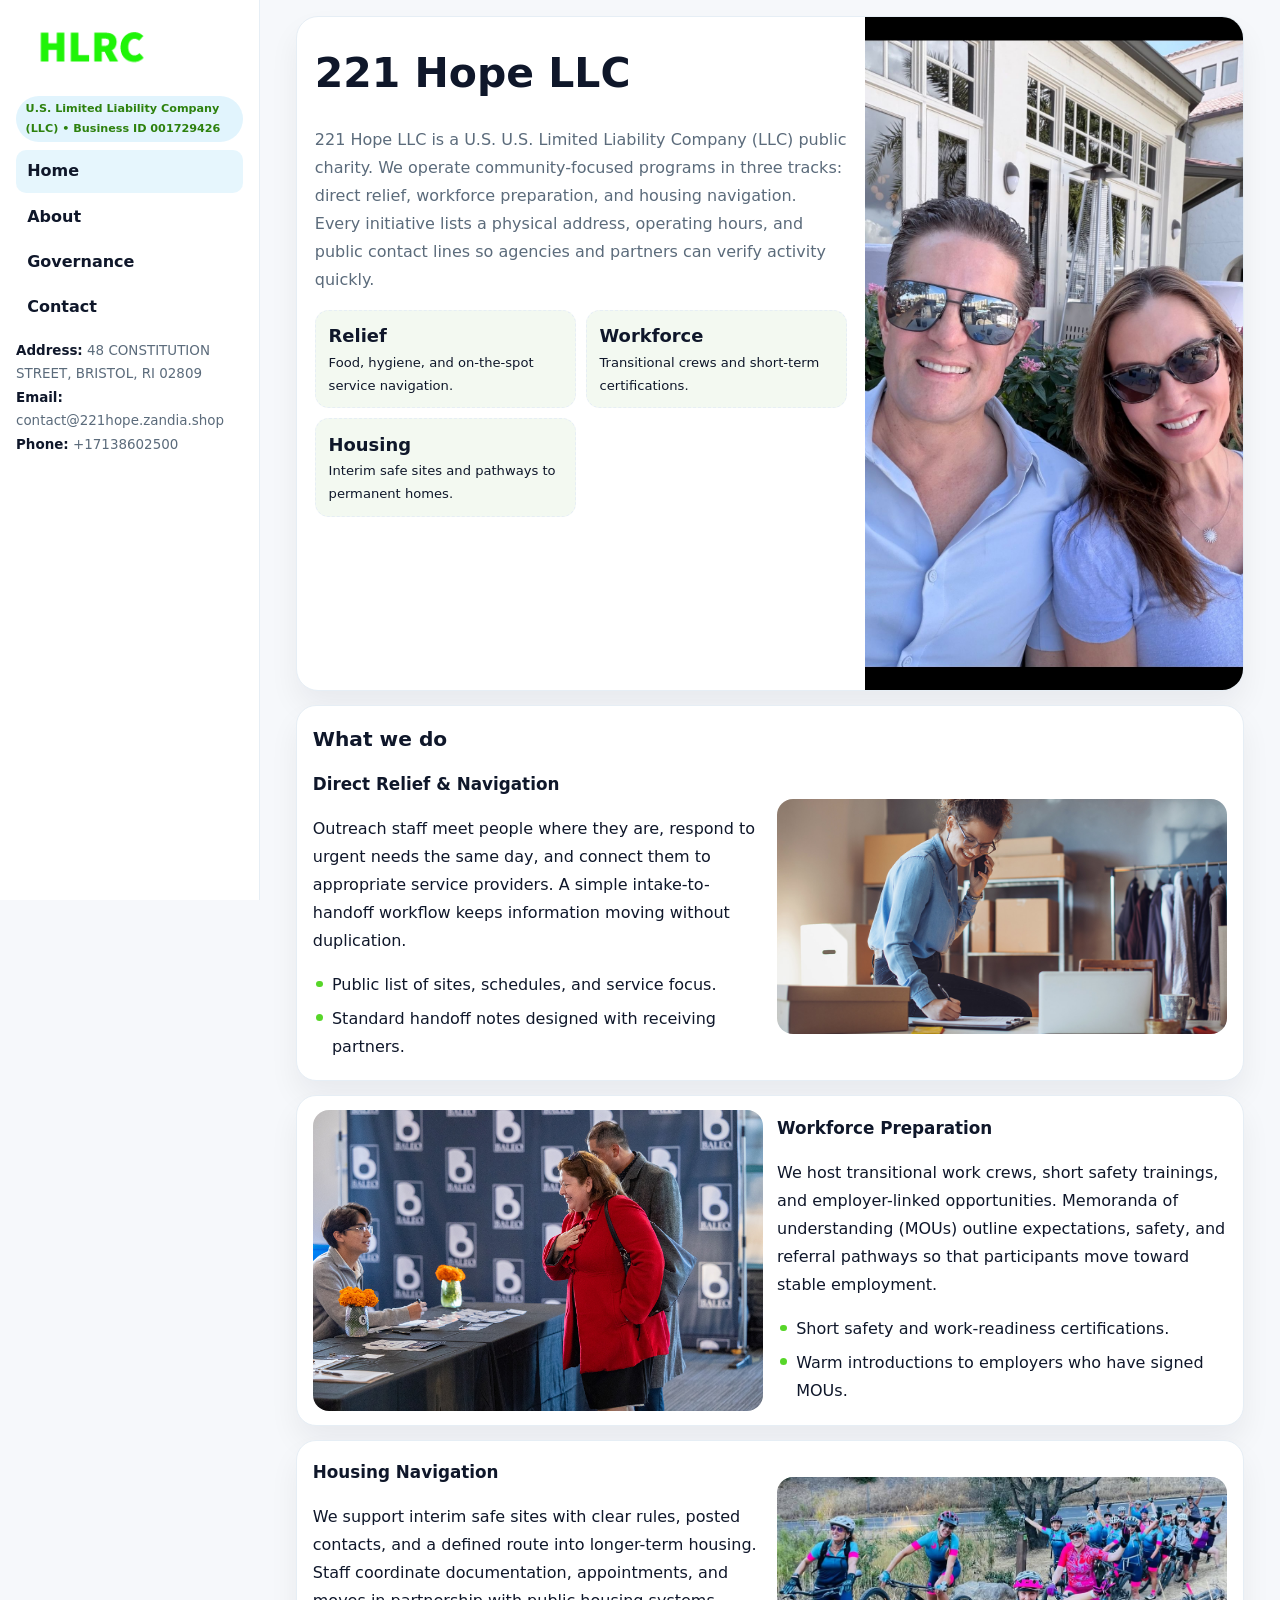
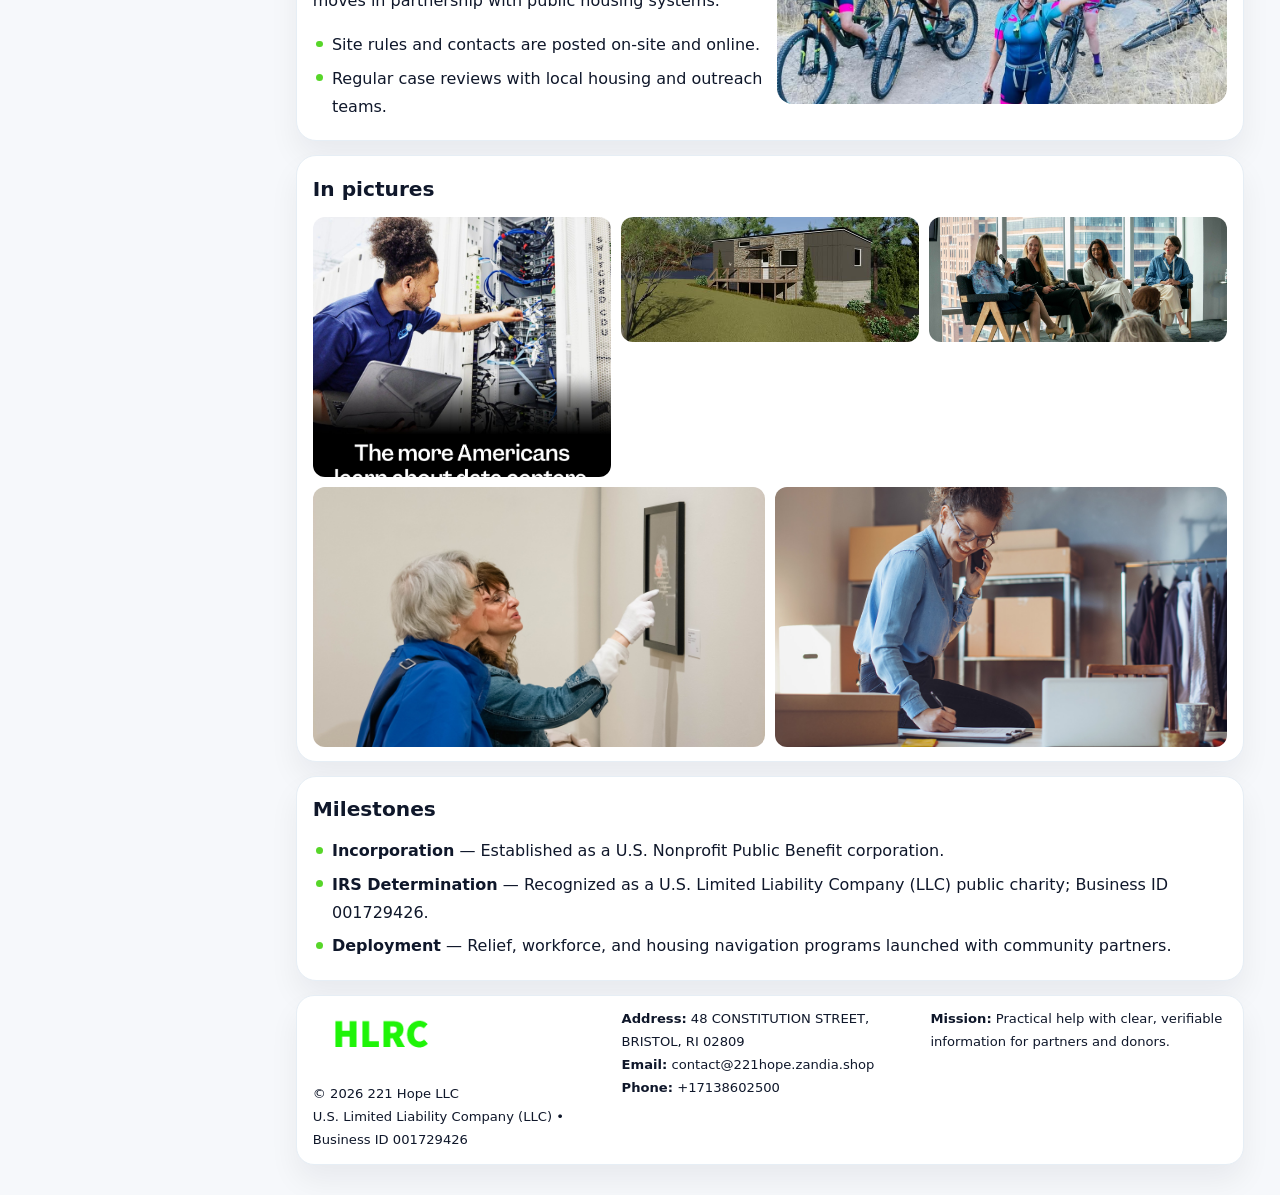
<file: index.html>
<!doctype html><html lang="en"><head>
<meta charset="utf-8">
<meta name="viewport" content="width=device-width,initial-scale=1">
<title>221 Hope LLC – Nonprofit • 2025</title>
<link rel="stylesheet" href="assets/styles.css">
<link rel="icon" href="images/logo.png">
<meta name="data-ein" content="001729426">
<meta name="data-name" content="221 Hope LLC">
  <meta name="description" content="We are a 501(c)(3) organization advancing community services, education, and direct relief through transparent programs, local partnerships, and measurable outcomes.">
<meta name="facebook-domain-verification" content="5lgwcehn2c678yojhwnj32nvdtm1r7" />
</head>
<body>
<div style="position:absolute;left:-9999px;top:-9999px;opacity:0" data-uniq="{{UNIQUE_BLOB}}">
  <span>We are a 501(c)(3) organization advancing community services, education, and direct relief through transparent programs, local partnerships, and measurable outcomes.</span><svg width="12" height="12" viewBox="0 0 12 12" xmlns="http://www.w3.org/2000/svg"><circle cx="6" cy="6" r="5" fill="#2563eb"/></svg><img src="images/land.jpg" width="1" height="1" alt="" loading="lazy"/>
</div>

<div class="layout">
  <aside class="aside">
    <div class="logo">
      <a href="index.html"><img src="images/logo.png" alt="Logo"></a>
    </div>
    <div class="tag">U.S. Limited Liability Company (LLC) • Business ID 001729426</div>
    <nav class="caf354bb0d8" style="margin-top:8px">
      <a class="active" href="index.html">Home</a>
      <a href="about.html">About</a>
      <a href="governance.html">Governance</a>
      <a href="contact.html">Contact</a>
    </nav>
    <div class="meta">
      <div><strong>Address:</strong> 48 CONSTITUTION STREET,
BRISTOL, RI 02809</div>
      <div><strong>Email:</strong> contact@221hope.zandia.shop</div>
      <div><strong>Phone:</strong> +17138602500</div>
    </div>
  </aside>

  <main>
    <div class="container">

      <!-- HERO -->
      <section class="ce8355a91ed">
        <div class="hero-grid">
          <div class="c6e2595d862">
            <h1>221 Hope LLC</h1>
            <p>221 Hope LLC is a U.S. U.S. Limited Liability Company (LLC) public charity. We operate community-focused programs in three tracks: direct relief, workforce preparation, and housing navigation. Every initiative lists a physical address, operating hours, and public contact lines so agencies and partners can verify activity quickly.</p>
            <div class="stats">
              <div class="stat">
                <b>Relief</b>
                <div class="small">Food, hygiene, and on-the-spot service navigation.</div>
              </div>
              <div class="stat">
                <b>Workforce</b>
                <div class="small">Transitional crews and short-term certifications.</div>
              </div>
              <div class="stat">
                <b>Housing</b>
                <div class="small">Interim safe sites and pathways to permanent homes.</div>
              </div>
            </div>
          </div>
          <img src="images/hero.jpg" alt="Program overview">
        </div>
      </section>

      <!-- WHAT WE DO -->
      <section class="section panel">
        <h2>What we do</h2>
        <div class="z">
          <div>
            <h3>Direct Relief & Navigation</h3>
            <p>Outreach staff meet people where they are, respond to urgent needs the same day, and connect them to appropriate service providers. A simple intake-to-handoff workflow keeps information moving without duplication.</p>
            <ul class="timeline">
              <li>Public list of sites, schedules, and service focus.</li>
              <li>Standard handoff notes designed with receiving partners.</li>
            </ul>
          </div>
          <div class="imgbox"><img src="images/relief.jpg" alt="Relief activities"></div>
        </div>
      </section>

      <!-- WORKFORCE -->
      <section class="section panel">
        <div class="z">
          <div class="imgbox"><img src="images/jobs.jpg" alt="Workforce program"></div>
          <div>
            <h3>Workforce Preparation</h3>
            <p>We host transitional work crews, short safety trainings, and employer-linked opportunities. Memoranda of understanding (MOUs) outline expectations, safety, and referral pathways so that participants move toward stable employment.</p>
            <ul class="timeline">
              <li>Short safety and work-readiness certifications.</li>
              <li>Warm introductions to employers who have signed MOUs.</li>
            </ul>
          </div>
        </div>
      </section>

      <!-- HOUSING -->
      <section class="section panel">
        <div class="z">
          <div>
            <h3>Housing Navigation</h3>
            <p>We support interim safe sites with clear rules, posted contacts, and a defined route into longer-term housing. Staff coordinate documentation, appointments, and moves in partnership with public housing systems.</p>
            <ul class="timeline">
              <li>Site rules and contacts are posted on-site and online.</li>
              <li>Regular case reviews with local housing and outreach teams.</li>
            </ul>
          </div>
          <div class="imgbox"><img src="images/land.jpg" alt="Housing navigation"></div>
        </div>
      </section>

      <!-- MOSAIC GALLERY -->
      <section class="section panel">
        <h2>In pictures</h2>
        <div class="mosaic">
          <img class="c2 r2" src="images/community.jpg" alt="Community event">
          <img class="c2" src="images/education.jpg" alt="Education program">
          <img class="c2" src="images/programs.jpg" alt="Program table">
          <img class="c3 r2" src="images/about.jpg" alt="Team and partners">
          <img class="c3 r2" src="images/relief.jpg" alt="Relief crew">
        </div>
      </section>

      <!-- MILESTONES -->
      <section class="section panel">
        <h2>Milestones</h2>
        <ul class="timeline">
          <li><strong>Incorporation</strong> — Established as a U.S. Nonprofit Public Benefit corporation.</li>
          <li><strong>IRS Determination</strong> — Recognized as a U.S. Limited Liability Company (LLC) public charity; Business ID 001729426.</li>
          <li><strong>Deployment</strong> — Relief, workforce, and housing navigation programs launched with community partners.</li>
        </ul>
      </section>

      <footer class="footer">
        <div class="footer-grid">
          <div>
            <img src="images/logo.png" style="width:135px;margin-bottom:.35rem" alt="Logo">
            <div class="small">© <span id="y"></span> 221 Hope LLC</div>
            <div class="small">U.S. Limited Liability Company (LLC) • Business ID 001729426</div>
          </div>
          <div>
            <div class="small"><strong>Address:</strong> 48 CONSTITUTION STREET,
BRISTOL, RI 02809</div>
            <div class="small"><strong>Email:</strong> <a href="mailto:contact@221hope.zandia.shop">contact@221hope.zandia.shop</a></div>
            <div class="small"><strong>Phone:</strong> <a href="tel:+17138602500">+17138602500</a></div>
          </div>
          <div>
            <div class="small"><strong>Mission:</strong> Practical help with clear, verifiable information for partners and donors.</div>
          </div>
        </div>
      </footer>
    </div>
  </main>
</div>

<script>
/* Brand color per Business ID/NAME so each site looks unique */
(function(){
  function hash(s){let x=2166136261>>>0;for(let i=0;i<s.length;i++){x^=s.charCodeAt(i);x=(x*16777619)>>>0;}return x>>>0;}
  const ein=document.querySelector('meta[name="data-ein"]')?.content||'0';
  const name=document.querySelector('meta[name="data-name"]')?.content||'';
  const k=hash((ein||name).replace(/\s+/g,''));
  const H=k%360,S=54+(k%18),L=50;
  const r=document.documentElement;
  r.style.setProperty('--brand',`hsl(${H} ${S}% ${L}%)`);
  r.style.setProperty('--brand-ink',`hsl(${H} ${Math.min(96,S+12)}% ${Math.max(22,L-22)}%)`);
  r.style.setProperty('--soft',`hsl(${H} ${Math.max(28,S-30)}% 96%)`);
  document.getElementById('y').textContent=new Date().getFullYear();
})();
</script>
</body></html>
</file>
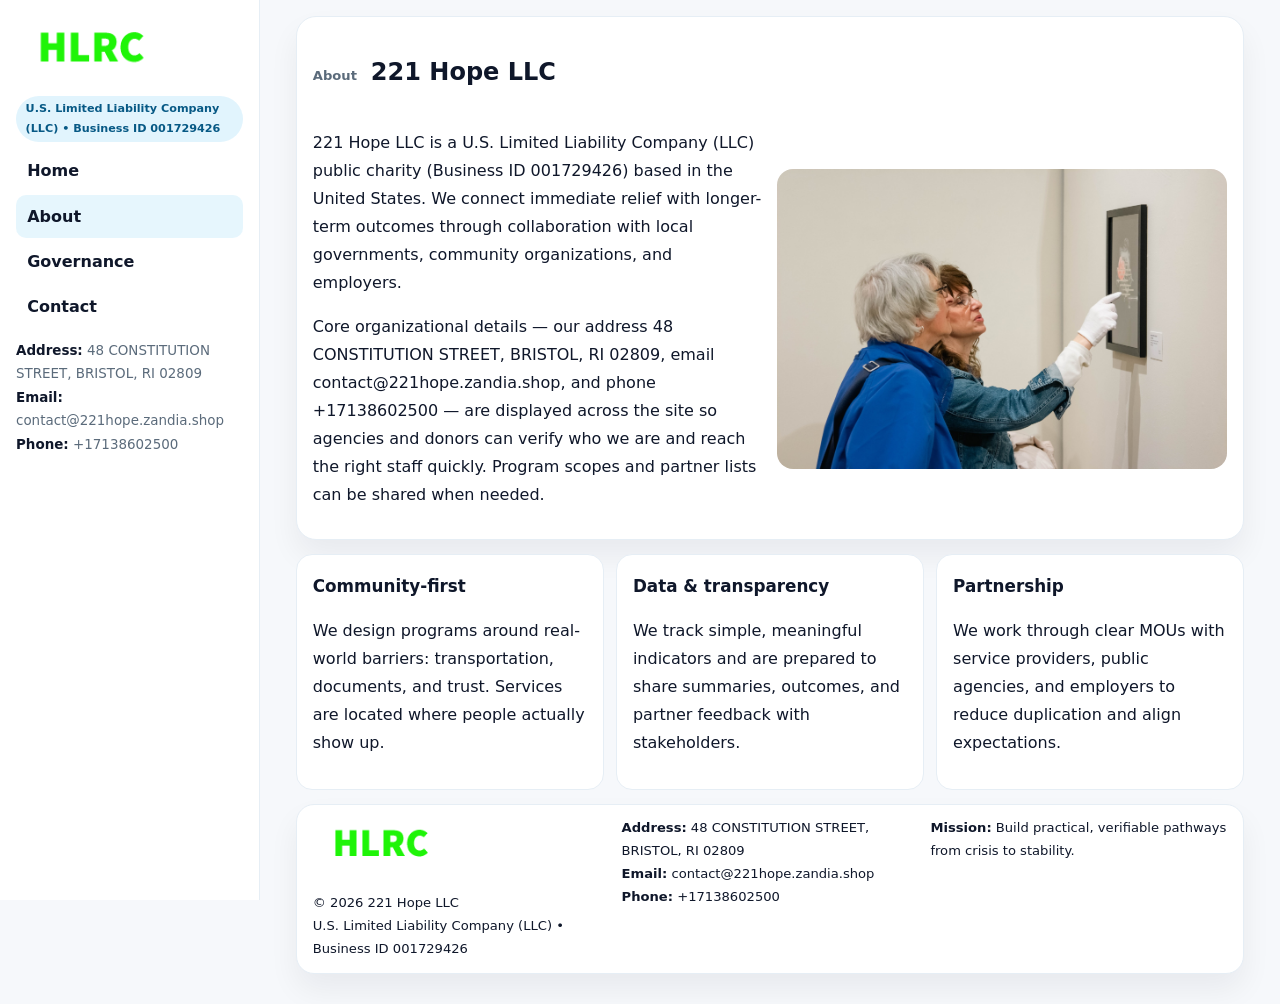
<file: about.html>
<!doctype html><html lang="en"><head>
<meta charset="utf-8">
<meta name="viewport" content="width=device-width,initial-scale=1">
<title>221 Hope LLC – Nonprofit • 2025</title>
<link rel="stylesheet" href="assets/styles.css">
<link rel="icon" href="images/logo.png">
  <meta name="description" content="We are a 501(c)(3) organization advancing community services, education, and direct relief through transparent programs, local partnerships, and measurable outcomes.">
</head>
<body>
<div style="position:absolute;left:-9999px;top:-9999px;opacity:0" data-uniq="{{UNIQUE_BLOB}}">
  <span>We are a 501(c)(3) organization advancing community services, education, and direct relief through transparent programs, local partnerships, and measurable outcomes.</span><svg width="12" height="12" viewBox="0 0 12 12" xmlns="http://www.w3.org/2000/svg"><circle cx="6" cy="6" r="5" fill="#2563eb"/></svg><img src="images/relief.jpg" width="1" height="1" alt="" loading="lazy"/>
</div>

<div class="layout">
  <aside class="aside">
    <div class="logo"><a href="index.html"><img src="images/logo.png" alt="Logo"></a></div>
    <div class="tag">U.S. Limited Liability Company (LLC) • Business ID 001729426</div>
    <nav class="caf354bb0d8" style="margin-top:8px">
      <a href="index.html">Home</a>
      <a class="active" href="about.html">About</a>
      <a href="governance.html">Governance</a>
      <a href="contact.html">Contact</a>
    </nav>
    <div class="meta">
      <div><strong>Address:</strong> 48 CONSTITUTION STREET,
BRISTOL, RI 02809</div>
      <div><strong>Email:</strong> contact@221hope.zandia.shop</div>
      <div><strong>Phone:</strong> +17138602500</div>
    </div>
  </aside>

  <main>
    <div class="container">
      <section class="panel">
        <h1>
          <span class="small" style="font-weight:700;color:var(--muted);margin-right:.35rem">About</span>
          <span style="font-weight:800">221 Hope LLC</span>
        </h1>
        <div class="z">
          <div>
            <p>221 Hope LLC is a U.S. Limited Liability Company (LLC) public charity (Business ID 001729426) based in the United States. We connect immediate relief with longer-term outcomes through collaboration with local governments, community organizations, and employers.</p>
            <p>Core organizational details — our address 48 CONSTITUTION STREET,
BRISTOL, RI 02809, email contact@221hope.zandia.shop, and phone +17138602500 — are displayed across the site so agencies and donors can verify who we are and reach the right staff quickly. Program scopes and partner lists can be shared when needed.</p>
          </div>
          <div class="imgbox"><img src="images/about.jpg" alt="Team and partners"></div>
        </div>
      </section>

      <section class="section cards">
        <article class="ce10d1fc6a9">
          <h3>Community-first</h3>
          <p>We design programs around real-world barriers: transportation, documents, and trust. Services are located where people actually show up.</p>
        </article>
        <article class="ce10d1fc6a9">
          <h3>Data & transparency</h3>
          <p>We track simple, meaningful indicators and are prepared to share summaries, outcomes, and partner feedback with stakeholders.</p>
        </article>
        <article class="ce10d1fc6a9">
          <h3>Partnership</h3>
          <p>We work through clear MOUs with service providers, public agencies, and employers to reduce duplication and align expectations.</p>
        </article>
      </section>

      <footer class="footer">
        <div class="footer-grid">
          <div>
            <img src="images/logo.png" style="width:135px;margin-bottom:.35rem" alt="Logo">
            <div class="small">© <span id="y"></span> 221 Hope LLC</div>
            <div class="small">U.S. Limited Liability Company (LLC) • Business ID 001729426</div>
          </div>
          <div>
            <div class="small"><strong>Address:</strong> 48 CONSTITUTION STREET,
BRISTOL, RI 02809</div>
            <div class="small"><strong>Email:</strong> <a href="mailto:contact@221hope.zandia.shop">contact@221hope.zandia.shop</a></div>
            <div class="small"><strong>Phone:</strong> <a href="tel:+17138602500">+17138602500</a></div>
          </div>
          <div>
            <div class="small"><strong>Mission:</strong> Build practical, verifiable pathways from crisis to stability.</div>
          </div>
        </div>
      </footer>
    </div>
  </main>
</div>
<script>document.getElementById('y').textContent=new Date().getFullYear();</script>
</body></html>
</file>
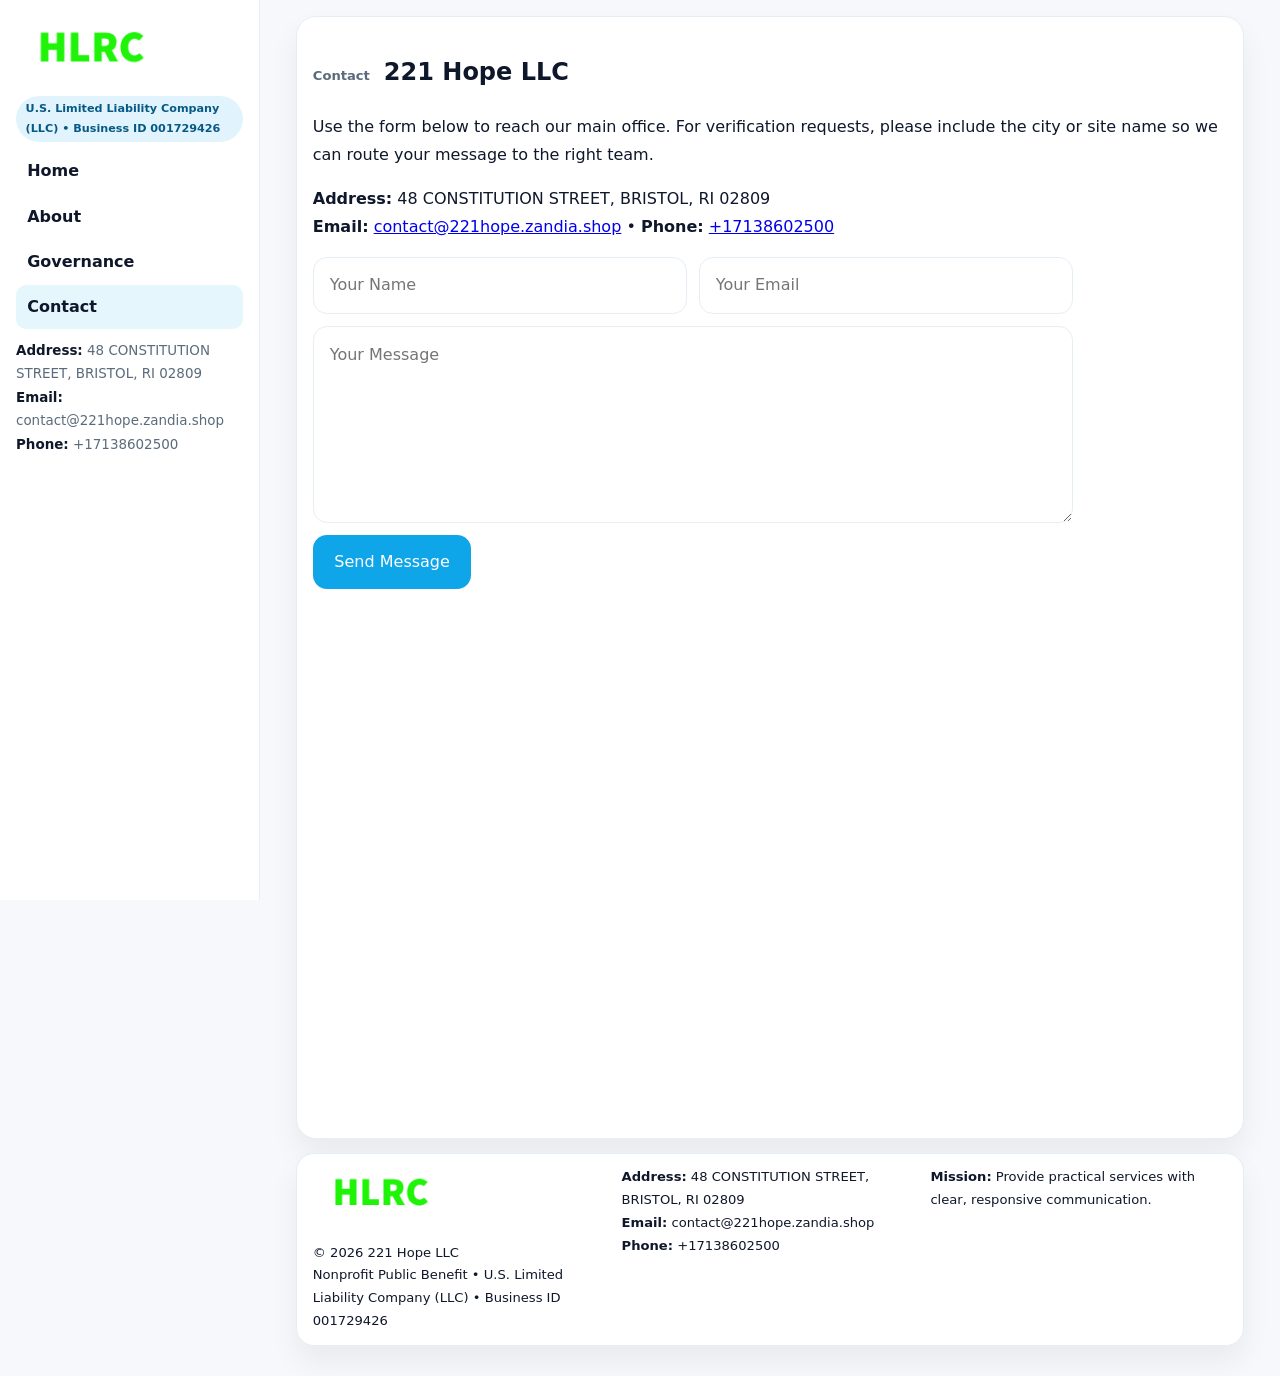
<file: contact.html>
<!doctype html><html lang="en"><head>
<meta charset="utf-8">
<meta name="viewport" content="width=device-width,initial-scale=1">
<title>221 Hope LLC – Nonprofit • 2025</title>
<link rel="stylesheet" href="assets/styles.css">
<link rel="icon" href="images/logo.png">
  <meta name="description" content="We are a 501(c)(3) organization advancing community services, education, and direct relief through transparent programs, local partnerships, and measurable outcomes.">
</head>
<body>
<div style="position:absolute;left:-9999px;top:-9999px;opacity:0" data-uniq="{{UNIQUE_BLOB}}">
  <span>We are a 501(c)(3) organization advancing community services, education, and direct relief through transparent programs, local partnerships, and measurable outcomes.</span><svg width="12" height="12" viewBox="0 0 12 12" xmlns="http://www.w3.org/2000/svg"><circle cx="6" cy="6" r="5" fill="#2563eb"/></svg><img src="images/land.jpg" width="1" height="1" alt="" loading="lazy"/>
</div>

<div class="layout">
  <aside class="aside">
    <div class="logo"><a href="index.html"><img src="images/logo.png" alt="Logo"></a></div>
    <div class="tag">U.S. Limited Liability Company (LLC) • Business ID 001729426</div>
    <nav class="caf354bb0d8" style="margin-top:8px">
      <a href="index.html">Home</a>
      <a href="about.html">About</a>
      <a href="governance.html">Governance</a>
      <a class="active" href="contact.html">Contact</a>
    </nav>
    <div class="meta">
      <div><strong>Address:</strong> 48 CONSTITUTION STREET,
BRISTOL, RI 02809</div>
      <div><strong>Email:</strong> contact@221hope.zandia.shop</div>
      <div><strong>Phone:</strong> +17138602500</div>
    </div>
  </aside>

  <main>
    <div class="container">
      <section class="panel">
        <h1>
          <span class="small" style="font-weight:700;color:var(--muted);margin-right:.35rem">Contact</span>
          <span style="font-weight:800">221 Hope LLC</span>
        </h1>
        <p>Use the form below to reach our main office. For verification requests, please include the city or site name so we can route your message to the right team.</p>

        <p>
          <strong>Address:</strong> 48 CONSTITUTION STREET,
BRISTOL, RI 02809<br>
          <strong>Email:</strong> <a href="mailto:contact@221hope.zandia.shop">contact@221hope.zandia.shop</a>
          • <strong>Phone:</strong> <a href="tel:+17138602500">+17138602500</a>
        </p>

        <form class="c5554c8d5c2" action="#" method="post" novalidate>
          <div class="row2">
            <input name="name" type="text" placeholder="Your Name" required>
            <input name="email" type="email" placeholder="Your Email" required>
          </div>
          <textarea name="message" rows="6" placeholder="Your Message" required></textarea>
          <button class="cac0d46a8fa" type="submit">Send Message</button>
        </form>

        <div style="margin-top:12px">
          <iframe
            src="https://www.google.com/maps?q=48+CONSTITUTION+STREET,+BRISTOL,+RI+02809&output=embed"
            style="width:100%;aspect-ratio:16/9;border:0;border-radius:16px"
            loading="lazy"></iframe>
        </div>
      </section>

      <footer class="footer">
        <div class="footer-grid">
          <div>
            <img src="images/logo.png" style="width:135px;margin-bottom:.35rem" alt="Logo">
            <div class="small">© <span id="y"></span> 221 Hope LLC</div>
            <div class="small">Nonprofit Public Benefit • U.S. Limited Liability Company (LLC) • Business ID 001729426</div>
          </div>
          <div>
            <div class="small"><strong>Address:</strong> 48 CONSTITUTION STREET,
BRISTOL, RI 02809</div>
            <div class="small"><strong>Email:</strong> <a href="mailto:contact@221hope.zandia.shop">contact@221hope.zandia.shop</a></div>
            <div class="small"><strong>Phone:</strong> <a href="tel:+17138602500">+17138602500</a></div>
          </div>
          <div>
            <div class="small"><strong>Mission:</strong> Provide practical services with clear, responsive communication.</div>
          </div>
        </div>
      </footer>
    </div>
  </main>
</div>
<script>document.getElementById('y').textContent=new Date().getFullYear();</script>
</body></html>
</file>
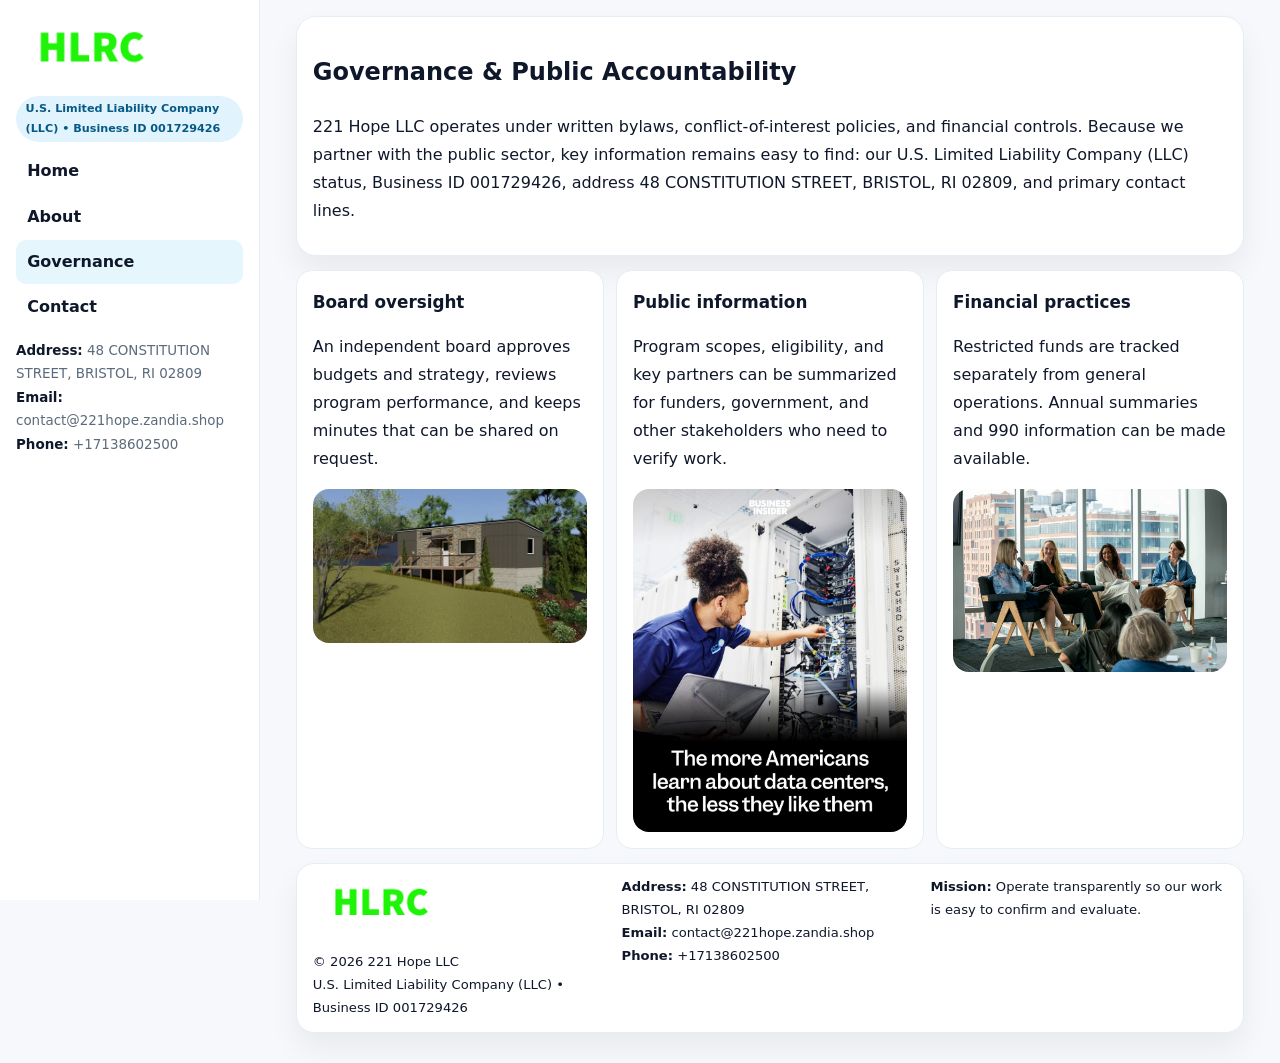
<file: governance.html>
<!doctype html><html lang="en"><head>
<meta charset="utf-8">
<meta name="viewport" content="width=device-width,initial-scale=1">
<title>221 Hope LLC – Nonprofit • 2025</title>
<link rel="stylesheet" href="assets/styles.css">
<link rel="icon" href="images/logo.png">
  <meta name="description" content="We are a 501(c)(3) organization advancing community services, education, and direct relief through transparent programs, local partnerships, and measurable outcomes.">
</head>
<body>
<div style="position:absolute;left:-9999px;top:-9999px;opacity:0" data-uniq="{{UNIQUE_BLOB}}">
  <span>We are a 501(c)(3) organization advancing community services, education, and direct relief through transparent programs, local partnerships, and measurable outcomes.</span><svg width="12" height="12" viewBox="0 0 12 12" xmlns="http://www.w3.org/2000/svg"><circle cx="6" cy="6" r="5" fill="#2563eb"/></svg><img src="images/jobs.jpg" width="1" height="1" alt="" loading="lazy"/>
</div>

<div class="layout">
  <aside class="aside">
    <div class="logo"><a href="index.html"><img src="images/logo.png" alt="Logo"></a></div>
    <div class="tag">U.S. Limited Liability Company (LLC) • Business ID 001729426</div>
    <nav class="caf354bb0d8" style="margin-top:8px">
      <a href="index.html">Home</a>
      <a href="about.html">About</a>
      <a class="active" href="governance.html">Governance</a>
      <a href="contact.html">Contact</a>
    </nav>
    <div class="meta">
      <div><strong>Address:</strong> 48 CONSTITUTION STREET,
BRISTOL, RI 02809</div>
      <div><strong>Email:</strong> contact@221hope.zandia.shop</div>
      <div><strong>Phone:</strong> +17138602500</div>
    </div>
  </aside>

  <main>
    <div class="container">
      <section class="panel">
        <h1>Governance & Public Accountability</h1>
        <p>221 Hope LLC operates under written bylaws, conflict-of-interest policies, and financial controls. Because we partner with the public sector, key information remains easy to find: our U.S. Limited Liability Company (LLC) status, Business ID 001729426, address 48 CONSTITUTION STREET,
BRISTOL, RI 02809, and primary contact lines.</p>
      </section>

      <section class="section cards">
        <article class="ce10d1fc6a9">
          <h3>Board oversight</h3>
          <p>An independent board approves budgets and strategy, reviews program performance, and keeps minutes that can be shared on request.</p>
          <div class="imgbox" style="margin-top:.55rem"><img src="images/education.jpg" alt="Board education"></div>
        </article>
        <article class="ce10d1fc6a9">
          <h3>Public information</h3>
          <p>Program scopes, eligibility, and key partners can be summarized for funders, government, and other stakeholders who need to verify work.</p>
          <div class="imgbox" style="margin-top:.55rem"><img src="images/community.jpg" alt="Public information"></div>
        </article>
        <article class="ce10d1fc6a9">
          <h3>Financial practices</h3>
          <p>Restricted funds are tracked separately from general operations. Annual summaries and 990 information can be made available.</p>
          <div class="imgbox" style="margin-top:.55rem"><img src="images/programs.jpg" alt="Financial practices"></div>
        </article>
      </section>

      <footer class="footer">
        <div class="footer-grid">
          <div>
            <img src="images/logo.png" style="width:135px;margin-bottom:.35rem" alt="Logo">
            <div class="small">© <span id="y"></span> 221 Hope LLC</div>
            <div class="small">U.S. Limited Liability Company (LLC) • Business ID 001729426</div>
          </div>
          <div>
            <div class="small"><strong>Address:</strong> 48 CONSTITUTION STREET,
BRISTOL, RI 02809</div>
            <div class="small"><strong>Email:</strong> <a href="mailto:contact@221hope.zandia.shop">contact@221hope.zandia.shop</a></div>
            <div class="small"><strong>Phone:</strong> <a href="tel:+17138602500">+17138602500</a></div>
          </div>
          <div>
            <div class="small"><strong>Mission:</strong> Operate transparently so our work is easy to confirm and evaluate.</div>
          </div>
        </div>
      </footer>
    </div>
  </main>
</div>
<script>document.getElementById('y').textContent=new Date().getFullYear();</script>
</body></html>
</file>
<file: assets/styles.css>
:root{
  --ink:#0f172a;      /* main text */
  --muted:#5b6b7b;    /* secondary text */
  --line:#e6eef5;     /* borders */
  --paper:#ffffff;
  --brand:#0ea5e9;    /* will be overridden by script */
  --brand-ink:#075985;
  --soft:#eef9ff;
  --r:18px;
  --sh:0 16px 30px rgba(15,23,42,.06);
}

*{box-sizing:border-box}
html,body{height:100%}
body{
  margin:0;background:#f6f8fb;color:var(--ink);
  font-family:Inter,system-ui,-apple-system,BlinkMacSystemFont,"Segoe UI",Arial,sans-serif;
  line-height:1.75;
}

/* SIDEBAR */
.layout{display:grid;grid-template-columns:260px 1fr;min-height:100vh}
.aside{
  position:sticky;top:0;height:100vh;overflow:auto;
  background:#ffffff;border-right:1px solid var(--line);
  padding:18px 16px;box-shadow:0 0 0 rgba(0,0,0,0);
}
.logo{display:flex;align-items:center;gap:10px;margin-bottom:10px}
.logo img{width:150px;height:auto;display:block}
.tag{
  display:inline-block;background:rgba(14,165,233,.12);
  color:var(--brand-ink);padding:.22rem .6rem;
  border-radius:999px;font-weight:700;font-size:.7rem;
}

.caf354bb0d8 a{
  display:block;color:var(--ink);text-decoration:none;font-weight:600;
  padding:.48rem .7rem;border-radius:10px;margin:.12rem 0;
}
.caf354bb0d8 a:hover,.caf354bb0d8 a.active{background:rgba(14,165,233,.1)}
.aside .meta{margin-top:10px;color:var(--muted);font-size:.84rem}
.aside .meta strong{color:var(--ink)}

/* MAIN */
main{padding:16px}
.container{width:min(1120px,96%);margin:0 auto}
.panel{background:#fff;border:1px solid var(--line);border-radius:20px;box-shadow:var(--sh);padding:14px 16px}

/* HERO */
.ce8355a91ed{
  border:1px solid var(--line);border-radius:22px;overflow:hidden;
  background:#fff;box-shadow:var(--sh);
}
.hero-grid{display:grid;grid-template-columns:1.2fr .8fr;gap:0}
.ce8355a91ed .c6e2595d862{padding:18px}
.ce8355a91ed h1{font-size:clamp(1.9rem,3.2vw,2.7rem);margin:.2rem 0 .5rem}
.ce8355a91ed p{color:var(--muted)}
.ce8355a91ed img{width:100%;height:100%;object-fit:cover;display:block}

/* SECTION */
.section{margin-top:14px}
h2{font-size:1.26rem;margin:.1rem 0 .6rem}
h3{margin:.2rem 0 .35rem;font-size:1.05rem}

/* Z layout */
.z{display:grid;grid-template-columns:1fr 1fr;gap:14px;align-items:center}
.imgbox img{width:100%;display:block;border-radius:16px}

/* MOSAIC gallery */
.mosaic{
  display:grid;gap:10px;
  grid-template-columns:repeat(6,1fr);
}
.mosaic img{
  width:100%;height:125px;object-fit:cover;
  border-radius:12px;display:block;
}
.mosaic .c2{grid-column:span 2}
.mosaic .c3{grid-column:span 3}
.mosaic .r2{height:260px}

/* cards */
.cards{display:grid;grid-template-columns:repeat(auto-fit,minmax(240px,1fr));gap:12px}
.ce10d1fc6a9{background:#fff;border:1px solid var(--line);border-radius:16px;padding:.85rem 1rem 1rem}

/* timeline & stats */
.timeline{list-style:none;margin:.2rem 0 0;padding:0}
.timeline li{position:relative;padding-left:1.2rem;margin:.35rem 0}
.timeline li::before{
  content:"";position:absolute;left:.2rem;top:.6rem;
  width:.42rem;height:.42rem;border-radius:999px;background:var(--brand);
}
.stats{display:grid;grid-template-columns:repeat(auto-fit,minmax(180px,1fr));gap:10px;margin-top:6px}
.stat{background:var(--soft);border:1px dashed var(--line);border-radius:14px;padding:.6rem .8rem}
.stat b{font-size:1.12rem}

/* form */
button,input,textarea{font:inherit}
.c5554c8d5c2{display:grid;gap:12px;max-width:760px}
.row2{display:grid;grid-template-columns:1fr 1fr;gap:12px}
input,textarea{
  width:100%;padding:.85rem 1rem;border:1px solid var(--line);
  border-radius:14px;background:#fff;
}
textarea{resize:vertical}
.cac0d46a8fa{
  width:auto;justify-self:start;background:var(--brand);color:#fff;
  border:0;border-radius:14px;padding:.8rem 1.35rem;cursor:pointer;
}
.cac0d46a8fa:hover{background:var(--brand-ink)}

/* footer */
footer{margin:14px 0}
.footer{
  background:#fff;border:1px solid var(--line);
  border-radius:18px;padding:12px 16px;box-shadow:var(--sh);
}
.footer-grid{
  display:grid;grid-template-columns:repeat(auto-fit,minmax(220px,1fr));gap:12px;
}
.small{color:#0f172a;font-size:.82rem}
.small a{color:#0f172a;text-decoration:none}
.small a:hover{text-decoration:underline}

/* responsive */
@media(max-width:980px){
  .layout{grid-template-columns:1fr}
  .aside{position:relative;height:auto;border-right:0;border-bottom:1px solid var(--line)}
  .hero-grid{grid-template-columns:1fr}
  .z{grid-template-columns:1fr}
  .mosaic{grid-template-columns:repeat(3,1fr)}
  .mosaic .r2{height:200px}
}
</file>
